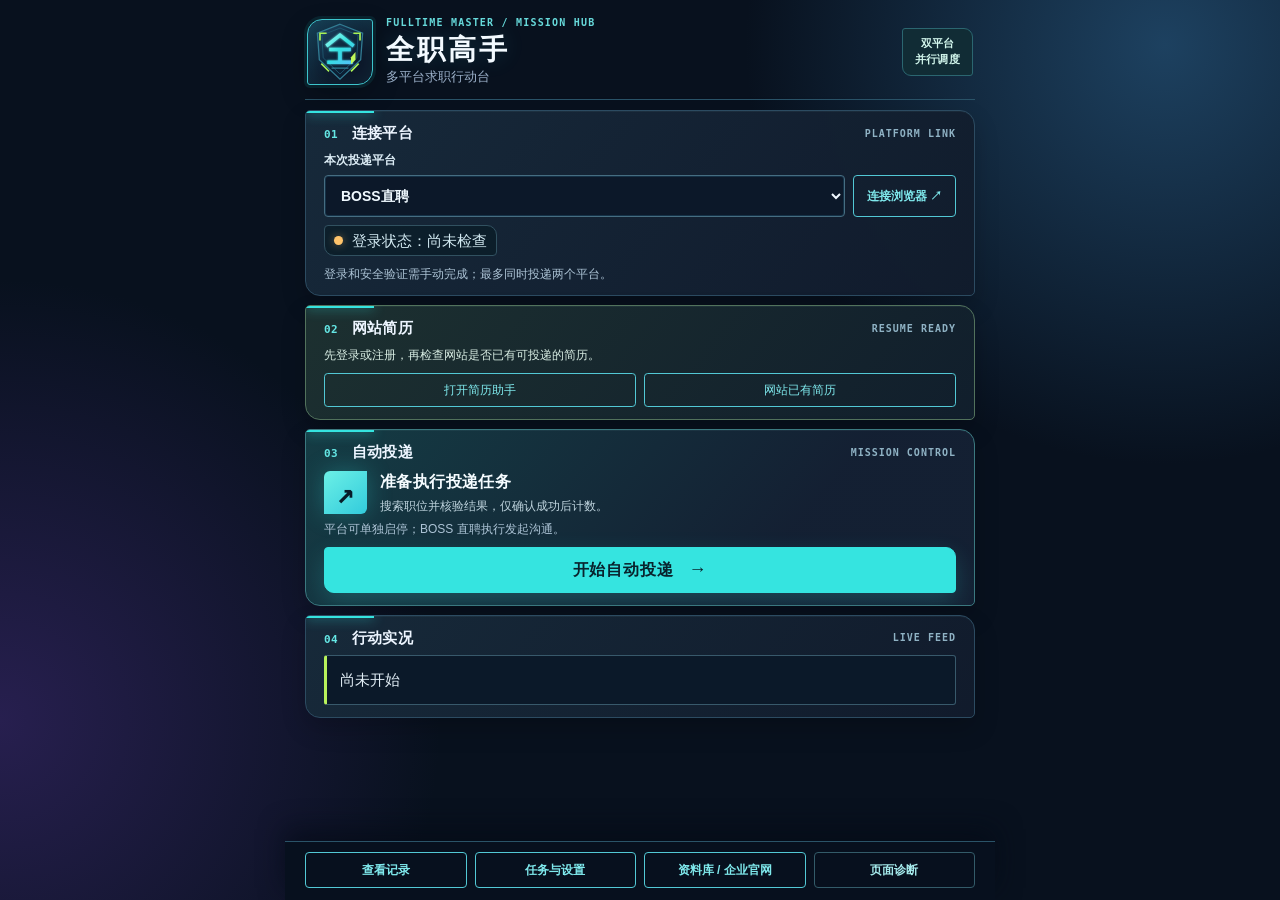
<file: gui/templates/index.html>
<!DOCTYPE html>
<html lang="zh-cn" class="h-100">
<head>
    <meta charset="UTF-8">
    <title>全职高手 · 自动投递指挥台</title>
    <link rel="stylesheet" href="static/css/bootstrap.min.css">
    <link rel="stylesheet" href="static/css/bootstrap-select.min.css">
    <link rel="stylesheet" href="static/css/app-icons.css">
    <link rel="stylesheet" href="static/css/style.css">
    <link rel="stylesheet" href="static/css/redesign.css">
</head>
<body class="main-window">

<main class="app-shell">
    <header class="app-hero">
        <div class="app-mark" aria-hidden="true"><img src="static/brand/fulltime-mark.svg" alt=""></div>
        <div class="hero-copy"><p class="eyebrow">FULLTIME MASTER / MISSION HUB</p><h1>全职高手</h1>
        <p>多平台求职行动台</p></div>
        <span class="hero-version">双平台<br>并行调度</span>
    </header>
    <section class="app-panel connection-panel">
        <div class="section-heading"><h2><span class="section-index">01</span> 连接平台</h2><span class="panel-kicker">PLATFORM LINK</span></div>
        <label class="field-label" for="selected-platform">本次投递平台</label>
        <div class="platform-row">
            <select class="selected-platform form-control" id="selected-platform">
                <option value="BOSS直聘" selected>BOSS直聘</option>
                <option value="智联招聘">智联招聘</option>
                <optgroup label="51Job 账号">
                    <option value="前程无忧">前程无忧</option>
                    <option value="应届生">应届生</option>
                </optgroup>
                <optgroup label="新增适配 · 需登录后校准">
                    <option value="猎聘">猎聘</option>
                    <option value="拉勾">拉勾</option>
                    <option value="牛客网">牛客网</option>
                    <option value="国聘网">国聘网 · 待登录校准</option>
                </optgroup>
            </select>
            <button type="button" class="btn btn-outline-primary" id="open-browser">连接浏览器 ↗</button>
        </div>
        <p class="status-line"><span class="status-led" aria-hidden="true"></span><span id="login-status">登录状态：尚未检查</span></p>
        <p class="connection-note">登录和安全验证需手动完成；最多同时投递两个平台。</p>
    </section>
    <section class="app-panel resume-panel" aria-labelledby="resume-heading">
        <div class="section-heading"><h2 id="resume-heading"><span class="section-index">02</span> 网站简历</h2><span class="panel-kicker">RESUME READY</span></div>
        <p class="resume-status" id="resume-status" role="status">先登录或注册，再检查网站是否已有可投递的简历。</p>
        <div class="resume-actions">
            <button type="button" class="btn btn-outline-primary" id="open-resume-setup">打开简历助手</button>
            <button type="button" class="btn btn-outline-primary" id="confirm-resume-ready">网站已有简历</button>
        </div>
    </section>
    <section class="app-panel mission-panel">
        <div class="section-heading"><h2><span class="section-index">03</span> 自动投递</h2><span class="panel-kicker">MISSION CONTROL</span></div>
        <div class="mission-copy"><span class="mission-icon" aria-hidden="true">↗</span><div><strong>准备执行投递任务</strong><small>搜索职位并核验结果，仅确认成功后计数。</small></div></div>
        <p class="mode-hint" id="mode-hint">平台可单独启停；BOSS 直聘执行发起沟通。</p>
        <button type="button" class="btn btn-primary w-100 main-action" id="start-apply">开始自动投递 <span aria-hidden="true">→</span></button>
    </section>
    <section class="app-panel run-panel">
        <div class="section-heading"><h2><span class="section-index">04</span> 行动实况</h2><span class="panel-kicker">LIVE FEED</span></div>
        <p class="task-show d-none">当前目标 / <b class="task-keyword">？</b> · <b class="task-city">？</b></p>
        <p class="status-show"><span class="task-msg">尚未开始</span></p>
    </section>
    <nav class="app-actions" aria-label="工作台操作">
        <button type="button" class="btn btn-outline-primary" onclick="window.pywebview.api.open_record_window()">查看记录</button>
        <button type="button" class="btn btn-outline-primary" onclick="window.pywebview.api.open_setting_window()">任务与设置</button>
        <button type="button" class="btn btn-outline-primary" onclick="window.pywebview.api.open_official_window()">资料库 / 企业官网</button>
        <button type="button" class="btn btn-link" id="export-page-diagnostics">页面诊断</button>
    </nav>
</main>
<div class="modal fade" id="tip-modal" tabindex="-1" aria-labelledby="tip-title" aria-hidden="true">
    <div class="modal-dialog modal-dialog-centered">
        <div class="modal-content">
            <div class="modal-header border-0">
                <h5 class="modal-title" id="tip-title"></h5>
                <button type="button" class="close" data-dismiss="modal" aria-label="Close">
                    <span aria-hidden="true">&times;</span>
                </button>
            </div>
            <div class="modal-body py-0"></div>
            <div class="modal-footer border-0">
                <button type="button" class="btn btn-primary btn-sm" data-dismiss="modal">确定</button>
            </div>
        </div>
    </div>
</div>
<script src="static/js/jquery.slim.min.js"></script>
<script src="static/js/popper.min.js"></script>
<script src="static/js/bootstrap.min.js"></script>
<script src="static/js/bootstrap-select.min.js"></script>
<script src="static/js/common.js"></script>
<script src="static/js/index.js"></script>
</body>
</html>
</file>
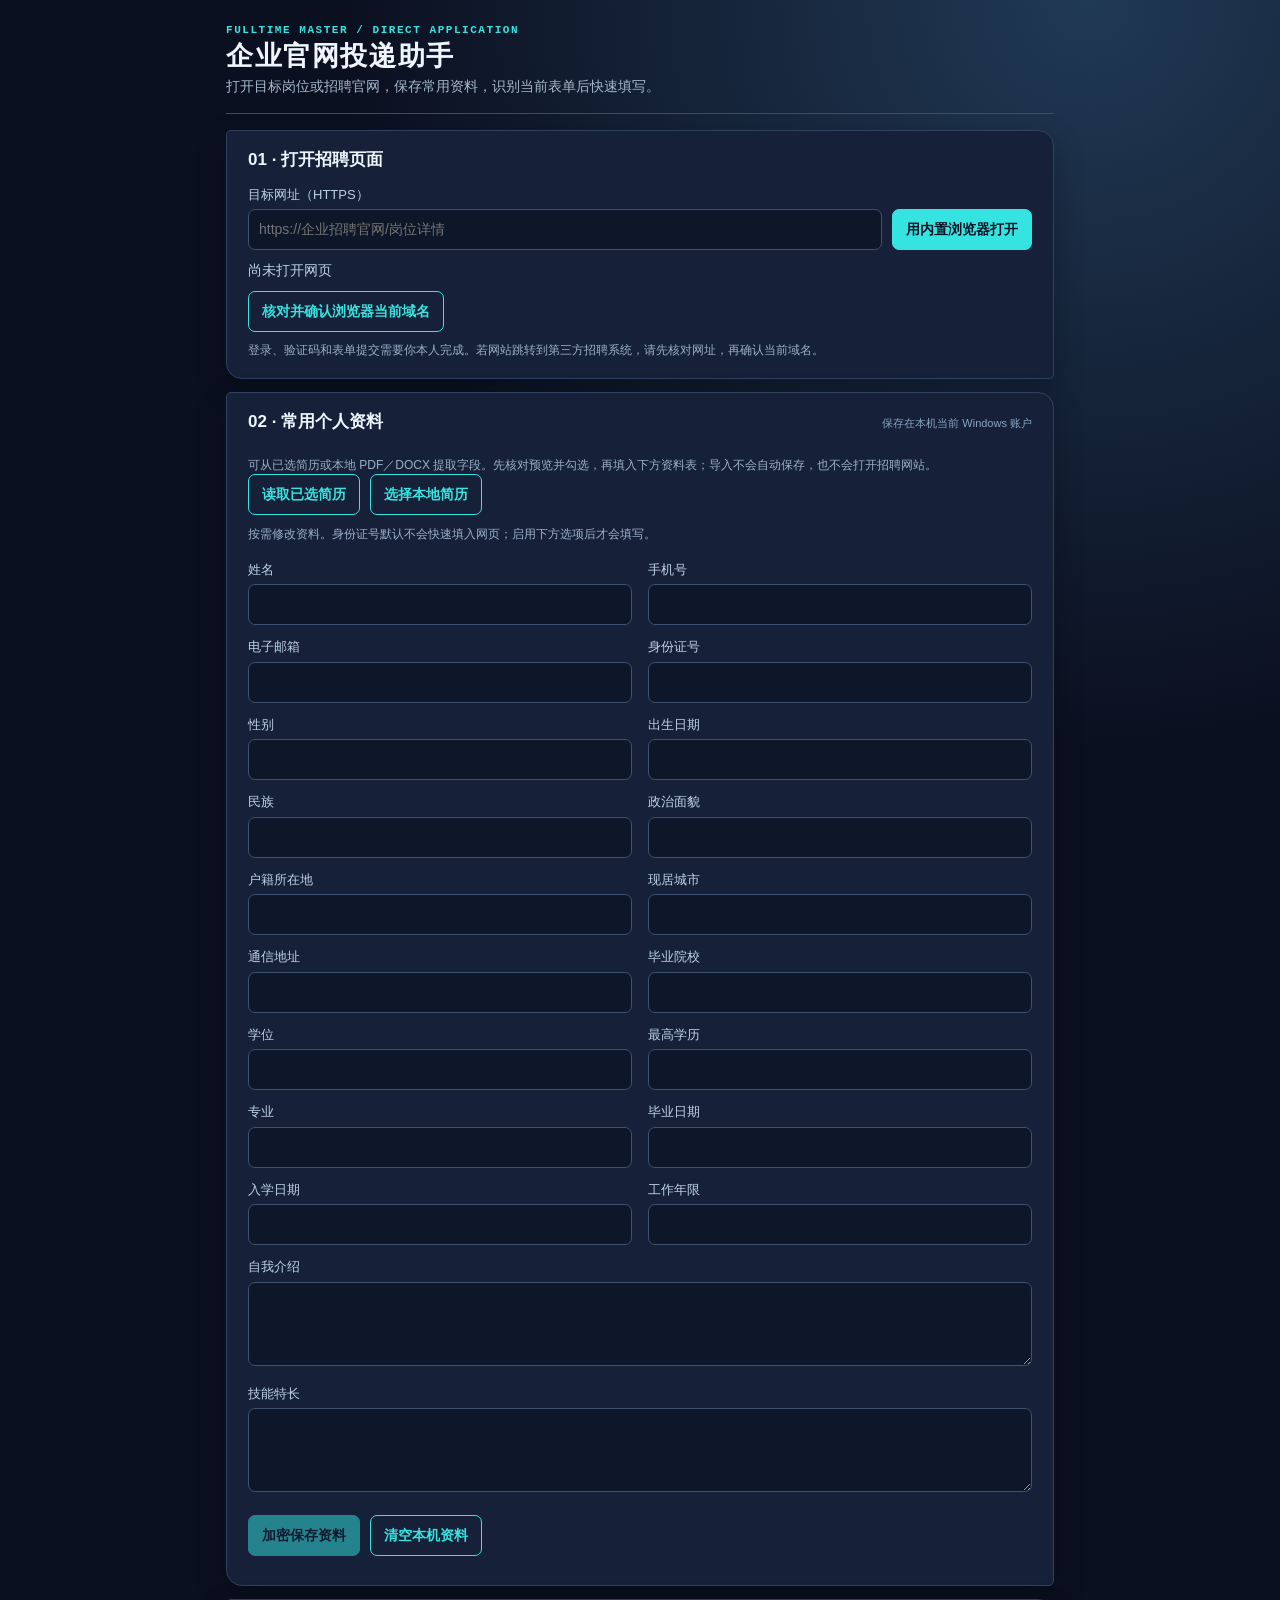
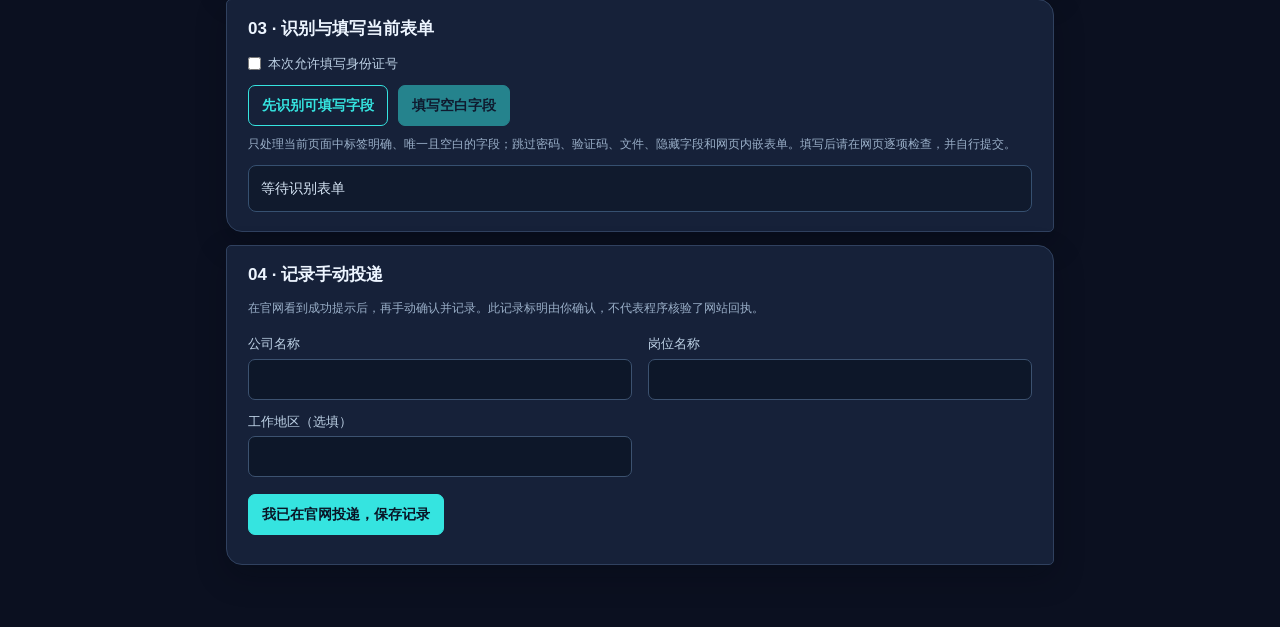
<file: gui/templates/official.html>
<!DOCTYPE html>
<html lang="zh-cn">
<head>
    <meta charset="UTF-8">
    <meta name="viewport" content="width=device-width,initial-scale=1">
    <title>全职高手 · 企业官网投递助手</title>
    <link rel="stylesheet" href="static/css/bootstrap.min.css">
    <link rel="stylesheet" href="static/css/redesign.css">
    <link rel="stylesheet" href="static/css/official.css">
</head>
<body class="official-window">
<main class="official-shell">
    <header class="official-header">
        <p class="official-kicker">FULLTIME MASTER / DIRECT APPLICATION</p>
        <h1>企业官网投递助手</h1>
        <p>打开目标岗位或招聘官网，保存常用资料，识别当前表单后快速填写。</p>
    </header>

    <section class="official-panel">
        <h2>01 · 打开招聘页面</h2>
        <label for="official-url">目标网址（HTTPS）</label>
        <div class="official-row">
            <input id="official-url" type="url" placeholder="https://企业招聘官网/岗位详情" autocomplete="url">
            <button id="open-site" type="button">用内置浏览器打开</button>
        </div>
        <p id="page-status" class="official-status">尚未打开网页</p>
        <button id="trust-current" class="official-secondary" type="button">核对并确认浏览器当前域名</button>
        <p class="official-help">登录、验证码和表单提交需要你本人完成。若网站跳转到第三方招聘系统，请先核对网址，再确认当前域名。</p>
    </section>

    <section class="official-panel">
        <div class="official-heading"><h2>02 · 常用个人资料</h2><span>保存在本机当前 Windows 账户</span></div>
        <p class="official-help">可从已选简历或本地 PDF／DOCX 提取字段。先核对预览并勾选，再填入下方资料表；导入不会自动保存，也不会打开招聘网站。</p>
        <div class="official-buttons">
            <button id="import-selected-resume" class="official-secondary" type="button">读取已选简历</button>
            <button id="import-file-resume" class="official-secondary" type="button">选择本地简历</button>
        </div>
        <p id="resume-import-status" class="official-status" role="status"></p>
        <div id="resume-preview" class="official-result" hidden>
            <div id="resume-candidates" class="official-candidates"></div>
            <button id="apply-resume-candidates" type="button">将勾选字段填入资料表</button>
        </div>
        <p class="official-help">按需修改资料。身份证号默认不会快速填入网页；启用下方选项后才会填写。</p>
        <form id="profile-form" autocomplete="off"><div id="profile-fields" class="official-grid"></div></form>
        <div class="official-buttons">
            <button id="save-profile" type="button">加密保存资料</button>
            <button id="clear-profile" class="official-secondary" type="button">清空本机资料</button>
        </div>
        <p id="save-status" class="official-status" role="status"></p>
    </section>

    <section class="official-panel">
        <h2>03 · 识别与填写当前表单</h2>
        <label class="official-toggle"><input id="include-id" type="checkbox"> 本次允许填写身份证号</label>
        <div class="official-buttons">
            <button id="inspect-form" class="official-secondary" type="button">先识别可填写字段</button>
            <button id="fill-form" type="button">填写空白字段</button>
        </div>
        <p class="official-help">只处理当前页面中标签明确、唯一且空白的字段；跳过密码、验证码、文件、隐藏字段和网页内嵌表单。填写后请在网页逐项检查，并自行提交。</p>
        <div id="fill-result" class="official-result" role="status">等待识别表单</div>
    </section>
    <section class="official-panel">
        <h2>04 · 记录手动投递</h2>
        <p class="official-help">在官网看到成功提示后，再手动确认并记录。此记录标明由你确认，不代表程序核验了网站回执。</p>
        <div class="official-grid">
            <div><label for="record-company">公司名称</label><input id="record-company" type="text"></div>
            <div><label for="record-title">岗位名称</label><input id="record-title" type="text"></div>
            <div><label for="record-area">工作地区（选填）</label><input id="record-area" type="text"></div>
        </div>
        <button id="record-application" type="button">我已在官网投递，保存记录</button>
        <p id="record-status" class="official-status" role="status"></p>
    </section>
</main>
<script src="static/js/official.js"></script>
</body>
</html>
</file>
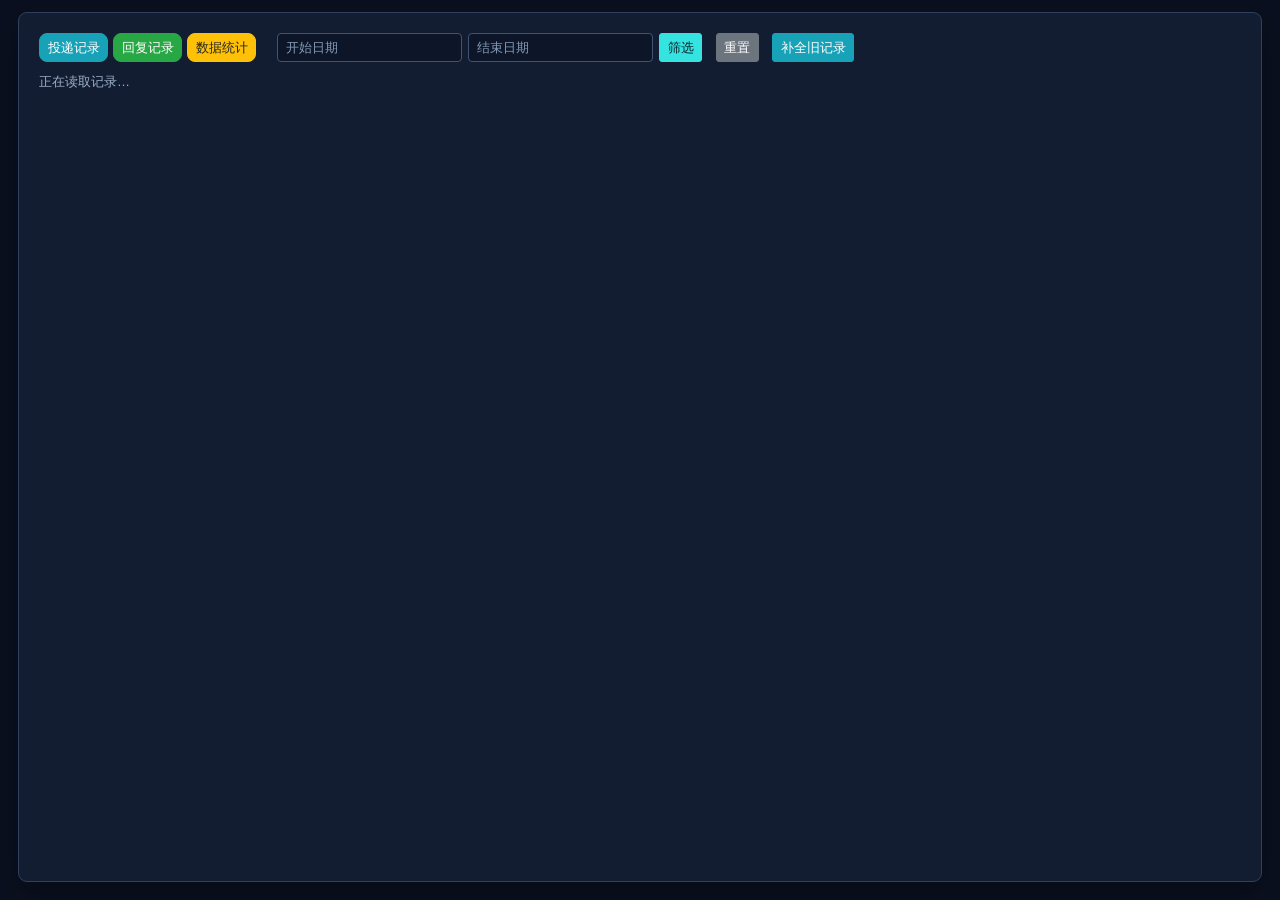
<file: gui/templates/record.html>
<!DOCTYPE html>
<html lang="zh.cn">
<head>
    <meta charset="UTF-8">
    <title>投递记录</title>
    <link rel="stylesheet" href="static/css/bootstrap.min.css">
    <link rel="stylesheet" href="static/css/bootstrap-datepicker3.min.css">
    <link rel="stylesheet" href="static/css/bootstrap-table.min.css">
    <link rel="stylesheet" href="static/icon/bootstrap-icons.min.css">
    <link rel="stylesheet" href="static/css/style.css">
    <link rel="stylesheet" href="static/css/app-icons.css">
    <link rel="stylesheet" href="static/css/redesign.css">
</head>
<body class="record-window">
<div class="d-flex flex-column h-100">
    <div class="header pywebview-drag-region">
        <div class="topbar d-none justify-content-between">
            <span>投递记录</span>
            <span class="icon-close" onclick="pywebview.api.close_current_window()"></span>
        </div>
    </div>
    <div class="body flex-grow-1 bg-white rounded-lg">
        <form class="form-inline">
            <div class="nav flex-column nav-pills d-inline" role="tablist">
                <a type="button" class="btn btn-info btn-sm" id="apply" data-toggle="pill" href="#apply-record">投递记录</a>
                <a type="button" class="btn btn-success btn-sm ml-2" id="chat" data-toggle="pill" href="#chat-record">回复记录</a>
                <a type="button" class="btn btn-warning btn-sm ml-2" id="dashboard" data-toggle="pill" href="#dashboard-record">数据统计</a>
            </div>
            <div class="form-group2 ml-2">
                <label for="start-date" class="sr-only">开始日期</label>
                <input type="text" class="form-control form-control-sm datepicker" id="start-date" placeholder="开始日期" readonly>
            </div>
            <div class="form-group mx-2">
                <label for="end-date" class="sr-only">结束日期</label>
                <input type="text" class="form-control form-control-sm datepicker" id="end-date" placeholder="结束日期" readonly>
            </div>
            <button type="button" class="btn btn-primary btn-sm" id="date-filter">筛选</button>
            <button type="button" class="btn btn-secondary btn-sm ml-2" id="reset" data-toggle="tooltip" data-placement="bottom" title="重置日期筛选">重置</button>
            <button type="button" class="btn btn-info btn-sm ml-2" id="backfill-records">补全旧记录</button>
            <span class="ml-2 small" id="backfill-status"></span>
        </form>
        <p id="record-summary" role="status">正在读取记录…</p>
        <div class="tab-content" id="pills-tabContent">
          <div class="tab-pane fade show active" id="apply-record" role="tabpanel">
              <table id="record-table" data-show-export="true"></table>
          </div>
          <div class="tab-pane fade" id="chat-record" role="tabpanel">
              <table id="chat-table" data-show-export="true"></table>
          </div>
          <div class="tab-pane fade" id="dashboard-record" role="tabpanel">
              <div class="container-fluid mt-5">
                  <div class="row">
                      <div class="col-md-4 mb-2 text-center">
                          <h6 class="text-center">7日投递数量趋势</h6>
                          <canvas id="dailyTrendChart" height="200"></canvas>
                      </div>
                      <div class="col-md-4 mb-2 text-center">
                          <h6 class="text-center">今日投递平台占比</h6>
                          <canvas id="platformPieChart" height="200"></canvas>
                      </div>
                      <div class="col-md-4 mb-2 text-center">
                          <h6 class="text-center">今日投递匹配度占比</h6>
                          <canvas id="matchDegreePieChart" height="200"></canvas>
                      </div>
                  </div>
              </div>
          </div>
        </div>
<!--        <div>-->
<!--            <table id="record-table" data-show-export="true"></table>-->
<!--        </div>-->
    </div>
</div>
<div class="modal fade" id="tip-modal" tabindex="-1" aria-labelledby="tip-title" aria-hidden="true">
    <div class="modal-dialog modal-dialog-centered">
        <div class="modal-content">
            <div class="modal-header border-0">
                <h5 class="modal-title" id="tip-title"></h5>
                <button type="button" class="close" data-dismiss="modal" aria-label="Close">
                    <span aria-hidden="true">&times;</span>
                </button>
            </div>
            <div class="modal-body py-0"></div>
            <div class="modal-footer border-0">
                <button type="button" class="btn btn-primary btn-sm" data-dismiss="modal">确定</button>
            </div>
        </div>
    </div>
</div>
<script src="static/js/jquery.slim.min.js"></script>
<script src="static/js/tableExport.min.js"></script>
<script src="static/js/popper.min.js"></script>
<script src="static/js/bootstrap.min.js"></script>
<script src="static/js/bootstrap-datepicker.min.js"></script>
<script src="static/js/bootstrap-datepicker.zh-CN.min.js"></script>
<script src="static/js/bootstrap-table.min.js"></script>
<script src="static/js/bootstrap-table-locale-all.min.js"></script>
<script src="static/js/bootstrap-table-filter-control.min.js"></script>
<script src="static/js/bootstrap-table-export.min.js"></script>
<script src="static/js/chart.umd.min.js"></script>
<script src="static/js/common.js"></script>
<script src="static/js/record_metrics.js"></script>
<script src="static/js/record.js"></script>
</body>
</html>
</file>
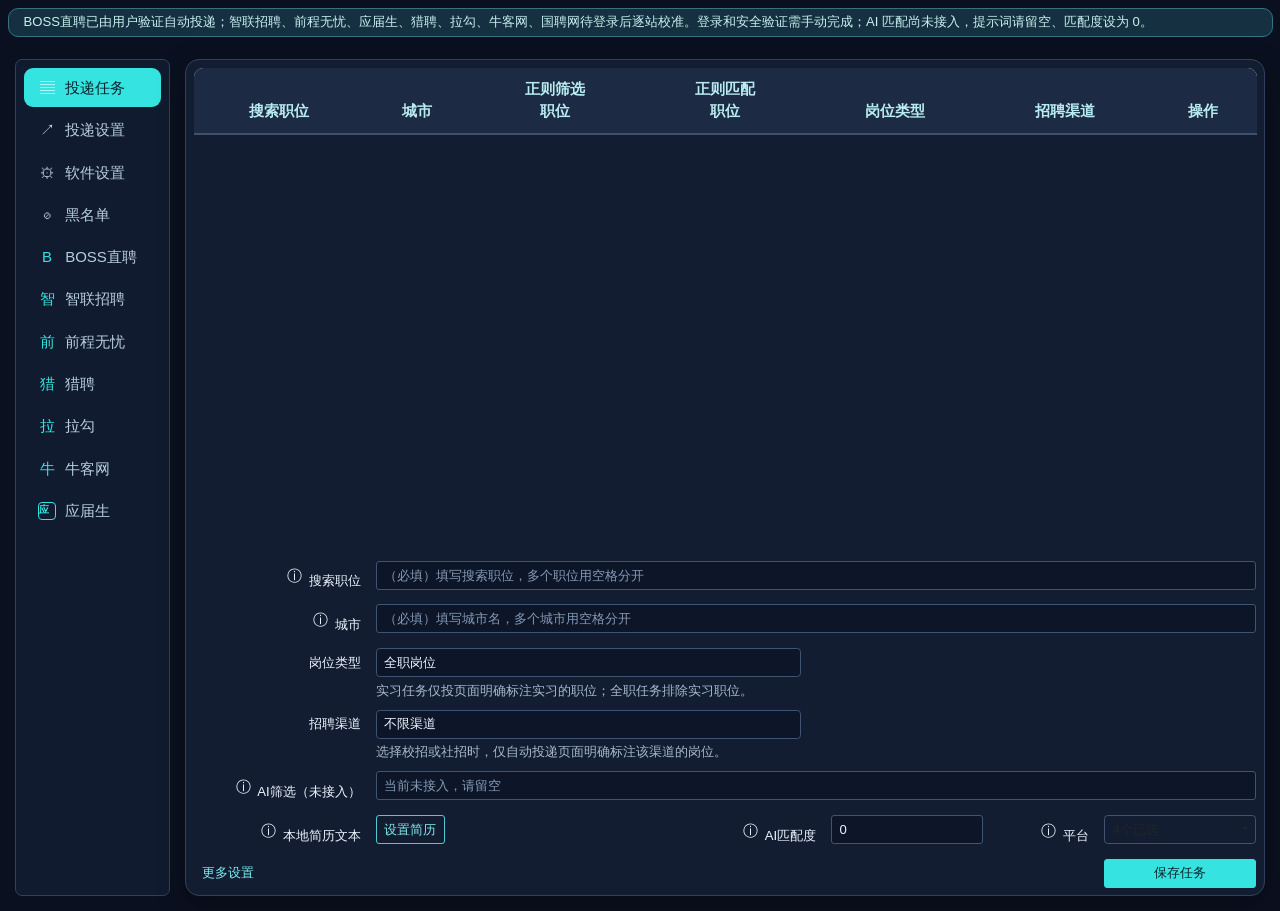
<file: gui/templates/setting.html>
<!DOCTYPE html>
<html lang="zh-cn">
<head>
    <meta charset="UTF-8">
    <title>设置</title>
    <link rel="stylesheet" href="static/css/bootstrap.min.css">
    <link rel="stylesheet" href="static/css/bootstrap-datepicker3.min.css">
    <link rel="stylesheet" href="static/css/bootstrap-select.min.css">
    <link rel="stylesheet" href="static/css/bootstrap-table.min.css">
    <link rel="stylesheet" href="static/css/style.css">
    <link rel="stylesheet" href="static/css/app-icons.css">
    <link rel="stylesheet" href="static/css/redesign.css">
</head>
<body class="setting-window">
<div class="d-flex flex-column h-100">
    <div class="header pywebview-drag-region">
        <div class="topbar col-12 py-3 d-none justify-content-between">
            <strong class="settings-brand">全职高手 <small>// CONTROL ROOM</small></strong>
            <div class="d-none">
                <span class="icon-close" onclick="pywebview.api.close_current_window()"></span>
            </div>
        </div>
    </div>
    <div class="alert alert-info py-1 px-3 m-2 small" role="status">
        BOSS直聘已由用户验证自动投递；智联招聘、前程无忧、应届生、猎聘、拉勾、牛客网、国聘网待登录后逐站校准。登录和安全验证需手动完成；AI 匹配尚未接入，提示词请留空、匹配度设为 0。
    </div>
    <div class="body flex-grow-1 p-3 d-flex h-100">
        <div class="custom-tabs">
            <div class="nav flex-column nav-pills" id="v-pills-tab" role="tablist">
                <a class="nav-link fade show active" data-toggle="pill" href="#tasks-setting" role="tab">
                    <span class="icon-tasks"></span>
                    <span>投递任务</span>
                </a>
                <a class="nav-link fade show" data-toggle="pill" href="#apply-setting" role="tab">
                    <span class="icon-apply"></span>
                    <span>投递设置</span>
                </a>
                <a class="nav-link fade show" data-toggle="pill" href="#software-setting" role="tab">
                    <span class="icon-setting"></span>
                    <span>软件设置</span>
                </a>
                <a class="nav-link fade show" data-toggle="pill" href="#blocklist-setting" role="tab">
                    <span class="icon-blocklist"></span>
                    <span>黑名单</span>
                </a>
                <a class="nav-link fade show" data-toggle="pill" href="#boss-setting" role="tab">
                    <span class="icon-logo-boss"></span>
                    <span>BOSS直聘</span>
                </a>
                <a class="nav-link fade show" data-toggle="pill" href="#zhilian-setting" role="tab">
                    <span class="icon-logo-zhilian"></span>
                    <span>智联招聘</span>
                </a>
                <a class="nav-link fade show" data-toggle="pill" href="#qiancheng-setting" role="tab">
                    <span class="icon-logo-qiancheng"></span>
                    <span>前程无忧</span>
                </a>
                <a class="nav-link fade show" data-toggle="pill" href="#liepin-setting" role="tab">
                    <span class="icon-logo-liepin"></span>
                    <span>猎聘</span>
                </a>
                <a class="nav-link fade show" data-toggle="pill" href="#lagou-setting" role="tab">
                    <span class="icon-logo-lagou"></span>
                    <span>拉勾</span>
                </a>
                <a class="nav-link fade show" data-toggle="pill" href="#niuke-setting" role="tab">
                    <span class="icon-logo-niuke"></span>
                    <span>牛客网</span>
                </a>
                <a class="nav-link fade show" data-toggle="pill" href="#yjs-setting" role="tab">
                    <span class="platform-mark">应</span>
                    <span>应届生</span>
                </a>
                <a class="nav-link fade show" data-toggle="pill" href="#guopin-setting" role="tab">
                    <span class="icon-logo-guopin"></span>
                    <span>国聘网</span>
                </a>
                <a class="nav-link fade show" data-toggle="pill" href="#jobmdcn-setting" role="tab">
                    <span class="platform-mark">丁</span>
                    <span>丁香人才网</span>
                </a>
                <a class="nav-link fade show" data-toggle="pill" href="#jobonline-setting" role="tab">
                    <span class="platform-mark">就</span>
                    <span>就业在线</span>
                </a>
                <a class="nav-link fade show" data-toggle="pill" href="#gdzhzp-setting" role="tab">
                    <span class="icon-logo-gdzhzp"></span>
                    <span>广东智慧招聘</span>
                </a>
                <a class="nav-link fade show" data-toggle="pill" href="#offertoday-setting" role="tab">
                    <span class="platform-mark">OT</span>
                    <span>OfferToday</span>
                </a>
                <a class="nav-link fade show" data-toggle="pill" href="#jobsdbhk-setting" role="tab">
                    <span class="platform-mark">HK</span>
                    <span>Jobsdb HK</span>
                </a>
            </div>
        </div>
        <div class="tab-content flex-grow-1 ml-3 p-2 rounded-lg h-100" id="v-pills-tabContent">
            <div class="tab-pane fade show active h-100" id="tasks-setting" role="tabpanel">
                <div class="d-flex flex-column h-100">
                    <div class="flex-grow-1 table-wapper">
                        <table class="table-tasks table table-sm table-hover table-style text-center">
                            <thead>
                            <tr>
                                <th scope="col">搜索职位</th>
                                <th scope="col">城市</th>
                                <th scope="col">AI筛选<br>职位</th>
                                <th scope="col">AI匹配<br>职位</th>
                                <th scope="col">正则筛选<br>职位</th>
                                <th scope="col">正则匹配<br>职位</th>
                                <th scope="col">AI匹配<br>简历</th>
                                <th scope="col">匹配度</th>
                                <th scope="col">岗位类型</th>
                                <th scope="col">招聘渠道</th>
                                <th scope="col">操作</th>
                            </tr>
                            </thead>
                            <tbody>
                            </tbody>
                        </table>
                    </div>
                    <div>
                        <form class="pt-2">
                            <input type="hidden" id="task-id">
                            <div class="form-group row">
                                <label for="keyword"
                                       class="col-sm-2 col-form-label col-form-label-sm text-right">
                                    <span class="icon-tip" data-toggle="tooltip" data-html="true"
                                          title="在平台搜索的职位名称，填写多个职位将依次搜索（如需<span class='text-warning'>在搜索词中使用空格</span>将空格替换为下划线“_”）"></span>
                                    搜索职位
                                </label>
                                <div class="col-sm-10">
                                    <input type="text" class="form-control form-control-sm" id="keyword"
                                           placeholder="（必填）填写搜索职位，多个职位用空格分开">
                                </div>
                            </div>
                            <div class="form-group row">
                                <label for="city"
                                       class="col-sm-2 col-form-label col-form-label-sm text-right">
                                    <span class="icon-tip" data-toggle="tooltip" data-html="true"
                                          title="请输入目标城市。各平台的城市范围以登录后的搜索页面为准。"></span>
                                    城市
                                </label>
                                <div class="col-sm-10">
                                    <input type="text" class="form-control form-control-sm" id="city"
                                           placeholder="（必填）填写城市名，多个城市用空格分开">
                                </div>
                            </div>
                            <div class="form-group row">
                                <label for="employment-type" class="col-sm-2 col-form-label col-form-label-sm text-right">岗位类型</label>
                                <div class="col-sm-5">
                                    <select class="custom-select custom-select-sm" id="employment-type">
                                        <option value="full_time" selected>全职岗位</option>
                                        <option value="internship">实习岗位</option>
                                    </select>
                                    <small class="form-text text-muted">实习任务仅投页面明确标注实习的职位；全职任务排除实习职位。</small>
                                </div>
                            </div>
                            <div class="form-group row">
                                <label for="recruitment-track" class="col-sm-2 col-form-label col-form-label-sm text-right">招聘渠道</label>
                                <div class="col-sm-5">
                                    <select class="custom-select custom-select-sm" id="recruitment-track">
                                        <option value="all" selected>不限渠道</option>
                                        <option value="campus">仅校招</option>
                                        <option value="social">仅社招</option>
                                    </select>
                                    <small class="form-text text-muted">选择校招或社招时，仅自动投递页面明确标注该渠道的岗位。</small>
                                </div>
                            </div>
                            <div class="form-group row">
                                <label for="search-prompt"
                                       class="col-sm-2 col-form-label col-form-label-sm text-right">
                                    <span class="icon-tip" data-toggle="tooltip" data-html="true"
                                          title="在<span class='text-warning'>职位列表页</span>使用提示词对<span class='text-warning'>职位信息</span>进行筛选（默认开启，如需关闭填写“关闭”）"></span>
                                    AI筛选（未接入）</label>
                                <div class="col-sm-10">
                                    <input type="text" class="form-control form-control-sm" id="search-prompt"
                                           placeholder="当前未接入，请留空">
                                </div>
                            </div>
                            <div class="form-group row task-more" style="display: none">
                                <label for="job-prompt"
                                       class="col-sm-2 col-form-label col-form-label-sm text-right">

                                    <span class="icon-tip" data-toggle="tooltip" data-html="true"
                                          title="在<span class='text-warning'>职位详情页</span>使用提示词对<span class='text-warning'>职位描述</span>进行匹配</span>（填写将启用该功能）"></span>
                                    AI匹配（未接入）
                                </label>
                                <div class="col-sm-10">
                                    <input type="text" class="form-control form-control-sm" id="job-prompt"
                                           placeholder="当前未接入，请留空">
                                </div>
                            </div>
                            <div class="form-group row task-more" style="display: none">
                                <label for="search-re"
                                       class="col-sm-2 col-form-label col-form-label-sm text-right">

                                    <span class="icon-tip" data-toggle="tooltip" data-html="true"
                                          title="在<span class='text-warning'>职位列表页</span>使用正则表达式对<span class='text-warning'>职位名称</span>进行筛选（填写将启用该功能）"></span>
                                    正则筛选职位
                                </label>
                                <div class="col-sm-10">
                                    <input type="text" class="form-control form-control-sm bg-white" id="search-re"
                                           placeholder="（选填）筛选职位列表名称的正则表达式" data-toggle="modal"
                                           data-target="#regex-modal" data-whatever="search_re" readonly>
                                </div>
                            </div>
                            <div class="form-group row task-more" style="display: none">
                                <label for="job-re"
                                       class="col-sm-2 col-form-label col-form-label-sm text-right">

                                    <span class="icon-tip" data-toggle="tooltip" data-html="true"
                                          title="在<span class='text-warning'>职位详情页</span>使用正则表达式对<span class='text-warning'>职位描述</span>进行匹配（填写将启用该功能）"></span>
                                    正则匹配职位
                                </label>
                                <div class="col-sm-10">
                                    <input type="text" class="form-control form-control-sm bg-white" id="job-re"
                                           placeholder="（选填）匹配职位描述的正则表达式" data-toggle="modal"
                                           data-target="#regex-modal" data-whatever="job_re" readonly>
                                </div>
                            </div>
                            <div class="form-group row">
                                <label
                                        class="col-sm-2 col-form-label col-form-label-sm text-right">
                                    <span class="icon-tip" data-toggle="tooltip" data-html="true"
                                          title="用简历与职位描述进行匹配。简历只作为匹配使用，不用于投递（填写将启用该功能）"></span>
                                    本地简历文本
                                </label>
                                <div class="col-sm-3 pr-0">
                                    <button type="button" class="btn btn-outline-primary btn-sm" id="resume"
                                            data-toggle="modal" data-target="#resume-modal" data-whatever="task">设置简历
                                    </button>
                                    <small class="text-muted ml-2" id="resume-tip"></small>
                                    <input type="hidden" id="resume-path" class="d-none">
                                </div>
                                <label for="match-degree"
                                       class="col-sm-2 col-form-label col-form-label-sm text-right">
                                    <span class="icon-tip" data-toggle="tooltip" data-html="true"
                                          title="<span class='text-warning'>开启匹配简历后</span>达到设置的匹配度时投递简历"></span>
                                    AI匹配度
                                </label>
                                <div class="col-sm-2">
                                    <input type="number" class="form-control form-control-sm" id="match-degree" min="0"
                                           max="95" value="0" placeholder="未接入，请填 0">
                                </div>
                                <label for="platform"
                                       class="col-sm-1 col-form-label col-form-label-sm text-right">
                                    <span class="icon-tip" data-toggle="tooltip" data-html="true"
                                          title="当前投递任务在<span class='text-warning'>投递所选平台时启用</span>"></span>
                                    平台
                                </label>
                                <div class="col-sm-2">
                                    <select class="custom-select custom-select-sm w-100 selectpicker" id="platform"
                                            data-style="btn-sm" title="未选择" multiple
                                            data-selected-text-format="count">
                                        <option value="BOSS直聘" selected>BOSS直聘</option>
                                        <option value="智联招聘" selected>智联招聘</option>
                                        <option value="前程无忧" selected>前程无忧</option>
                                        <option value="应届生" selected>应届生</option>
                                        <option value="猎聘">猎聘（待校准）</option>
                                        <option value="拉勾">拉勾（待校准）</option>
                                        <option value="牛客网">牛客网（待校准）</option>
                                        <option value="国聘网">国聘网（待校准）</option>
                                    </select>
                                </div>
                            </div>
                            <div class="row">
                                <div class="col-8">
                                    <button type="button" class="btn btn-link btn-sm" id="task-more-btn">
                                        更多设置
                                    </button>
                                </div>
                                <div class="col-2">
                                    <button type="button" class="btn btn-outline-primary btn-sm w-100 d-none"
                                            id="alter-task">
                                        修改任务
                                    </button>
                                </div>
                                <div class="col-2">
                                    <button type="button" class="btn btn-primary btn-sm w-100" id="save-task">保存任务
                                    </button>
                                </div>
                            </div>
                        </form>
                    </div>
                </div>
            </div>
            <div class="tab-pane fade" id="apply-setting" role="tabpanel">
                <form>
                    <div class="form-group row">
                        <label for="exclude-sales-roles" class="col-sm-2 col-form-label col-form-label-sm text-right">屏蔽销售岗位</label>
                        <div class="col-sm-10">
                            <div class="custom-control custom-checkbox mr-sm-2 d-inline">
                                <input type="checkbox" class="custom-control-input" id="exclude-sales-roles">
                                <label class="custom-control-label" for="exclude-sales-roles">开启后根据岗位名称和职责判断；不确定的岗位暂停自动沟通</label>
                            </div>
                        </div>
                    </div>
                    <div class="form-group row">
                        <label for="pick-platform-resume" class="col-sm-2 col-form-label col-form-label-sm text-right">附件简历</label>
                        <div class="col-sm-10">
                            <button type="button" class="btn btn-outline-primary btn-sm" id="pick-platform-resume">选择 PDF/DOCX</button>
                            <select id="resume-platform" class="form-control form-control-sm d-inline-block ml-2" style="width: 126px">
                                <option value="BOSS直聘">BOSS直聘</option>
                                <option value="智联招聘">智联招聘</option>
                                <option value="前程无忧">前程无忧</option>
                                <option value="应届生">应届生</option>
                                <option value="猎聘">猎聘</option>
                                <option value="拉勾">拉勾</option>
                                <option value="牛客网">牛客网</option>
                                <option value="国聘网">国聘网</option>
                            </select>
                            <button type="button" class="btn btn-outline-primary btn-sm ml-2" id="upload-platform-resume">上传到当前网站</button>
                            <small class="text-muted ml-2" id="platform-resume-path">未选择文件</small>
                            <small class="form-text text-muted">先在内置浏览器手动登录所选网站，再打开该网站的简历管理页；网站显示成功才算上传完成。</small>
                        </div>
                    </div>
                    <div class="form-group row">
                        <label for="inspect-platform-resume" class="col-sm-2 col-form-label col-form-label-sm text-right">在线简历</label>
                        <div class="col-sm-10">
                            <button type="button" class="btn btn-outline-primary btn-sm" id="open-profile-vault">编辑本机资料库</button>
                            <button type="button" class="btn btn-outline-primary btn-sm ml-2" id="inspect-platform-resume">识别网站空白字段</button>
                            <button type="button" class="btn btn-outline-primary btn-sm ml-2" id="fill-platform-resume" disabled>填写已识别字段</button>
                            <small class="form-text text-muted" id="platform-resume-fill-status">先在内置浏览器登录并打开网站的在线简历编辑页；本机资料先预览、再按按钮填写，不自动保存或提交。身份证号不会填写。</small>
                        </div>
                    </div>
                    <div class="form-group row">
                        <label for="intelligent-perception"
                               class="col-sm-2 col-form-label col-form-label-sm text-right">
                                    <span class="icon-tip" data-toggle="tooltip" data-html="true"
                                          title="自动跳过投递完的职位"></span>
                            智能感知
                        </label>
                        <div class="col-sm-5">
                            <select class="custom-select custom-select-sm selectpicker w-100" title="关闭"
                                    id="intelligent-perception"
                                    data-style="btn-sm">
                                <option value="on" selected>开启</option>
                                <option value="off">关闭</option>
                            </select>
                        </div>
                    </div>
                    <div class="form-group row">
                        <label for="company-filter"
                               class="col-sm-2 col-form-label col-form-label-sm text-right">
                            <span class="icon-tip" data-toggle="tooltip" data-html="true"
                                          title="排除投递过的公司"></span>
                            过滤已投公司
                        </label>
                        <div class="col-sm-5">
                            <select class="custom-select custom-select-sm selectpicker w-100" title="不过滤"
                                    id="company-filter"
                                    data-style="btn-sm">
                                <option value="不过滤" selected>不过滤</option>
                                <option value="过滤10天内同一平台投递过的公司">过滤10天内同一平台投递过的公司</option>
                                <option value="过滤10天内不同平台投递过的公司">过滤10天内不同平台投递过的公司</option>
                            </select>
                        </div>
                    </div>
                    <div class="form-group row">
                        <label for="off-site-filter"
                               class="col-sm-2 col-form-label col-form-label-sm text-right">
                            <span class="icon-tip" data-toggle="tooltip" data-html="true"
                                          title="部分平台搜索结果包含异地职位默认将进行过滤，也可在平台关闭异地职位显示"></span>
                            过滤异地职位
                        </label>
                        <div class="col-sm-5">
                            <select class="custom-select custom-select-sm selectpicker w-100" title="过滤"
                                    id="off-site-filter"
                                    data-style="btn-sm">
                                <option value="过滤" selected>过滤</option>
                                <option value="不过滤">不过滤</option>
                            </select>
                        </div>
                    </div>
                    <div class="form-group row">
                        <label for="pages" class="col-sm-2 col-form-label col-form-label-sm text-right">
                            <span class="icon-tip" data-toggle="tooltip" data-html="true"
                                          title="每次搜索的最大搜索页数，默认无限制"></span>
                            搜索页数
                        </label>
                        <div class="col-sm-5">
                            <input type="number" class="form-control form-control-sm" min="1" max="9999"
                                   id="pages" placeholder="不限">
                        </div>
                    </div>
                    <div class="form-group row">
                        <label for="chat-resume"
                               class="col-sm-2 col-form-label col-form-label-sm text-right">
                            <span class="icon-tip" data-toggle="tooltip" data-html="true"
                                          title="AI自动回复所使用的简历，AI将根据个人简历内容回复招聘者"></span>
                            AI回复简历
                        </label>
                        <div class="col-sm-9">
                            <button type="button" class="btn btn-outline-primary btn-sm" id="chat-resume"
                                    data-toggle="modal" data-target="#resume-modal" data-whatever="chat">设置简历
                            </button>
                        </div>
                    </div>
                    <div class="form-group row">
                        <label for="chat-prompt"
                               class="col-sm-2 col-form-label col-form-label-sm text-right">
                            <span class="icon-tip" data-toggle="tooltip" data-html="true"
                                          title="设置回复招聘者时对回复内容有额外要求的提示词"></span>
                            AI回复要求
                        </label>
                        <div class="col-sm-9">
                            <input type="text" class="form-control form-control-sm flex-grow-1" id="chat-prompt"
                                   placeholder="（选填）填写生成字数、语气、格式等要求的提示词">
                        </div>
                    </div>
                </form>
            </div>
            <div class="tab-pane fade h-100" id="software-setting" role="tabpanel">

                <form>
                    <div class="form-group row">
                        <label
                               class="col-sm-2 col-form-label col-form-label-sm text-right">
                            <span class="icon-tip" data-toggle="tooltip" data-html="true"
                                          title="登录与职位筛选共用程序内的 WebView2 浏览器"></span>
                            浏览器
                        </label>
                        <div class="col-sm-8">
                            <div class="form-control-plaintext small">内置浏览器（Microsoft Edge WebView2）；请在主窗口打开并自行登录</div>
                        </div>
                    </div>
                    <div class="form-group row bit-browser-setting d-none">
                        <label for="bit-port"
                               class="col-sm-2 col-form-label col-form-label-sm text-right">
                            <span class="icon-tip" data-toggle="tooltip" data-html="true"
                                          title="使用比特浏览器的额外设置，在比特浏览器创建浏览器窗口，将比特浏览器所使用的端口和创建的浏览器窗口ID填入此处"></span>
                            比特浏览器
                        </label>
                        <div class="col-sm-4">
                            <input type="text" class="form-control form-control-sm text-center" placeholder="端口"
                                   id="bit-port">
                        </div>
                        <div class="col-sm-4">
                            <input type="text" class="form-control form-control-sm text-center" placeholder="窗口ID"
                                   id="bit-window-id">
                        </div>
                    </div>
                    <div class="form-group row d-none">
                        <label for="chromium-path" class="col-sm-2 col-form-label col-form-label-sm text-right">
                            <span class="icon-tip" data-toggle="tooltip" data-html="true"
                                          title="使用Chromium内核浏览器的额外设置，选择所使用浏览器的程序文件"></span>
                            Chromium浏览器
                        </label>
                        <div class="col-sm-8">
                            <button type="button" class="btn btn-outline-primary btn-sm px-0 w-100" id="chromium-path">
                                选择浏览器程序
                            </button>
                        </div>
                        <!--                        <div class="col-sm-5 pr-0">-->
                        <!--                            <small class="text-muted hide-text" id="chromium-path-text"></small>-->
                        <!--                        </div>-->
                    </div>
                    <div class="form-group row d-none">
                        <label for="off-site-filter"
                               class="col-sm-2 col-form-label col-form-label-sm text-right">
                            <span class="icon-tip" data-toggle="tooltip" data-html="true"
                                          title="开启后浏览器将不会显示图片，平台有图片人机验证时将无法显示"></span>
                            禁止加载图片
                        </label>
                        <div class="col-sm-8">
                            <select class="custom-select custom-select-sm selectpicker w-100" title="不禁止"
                                    id="disable-image"
                                    data-style="btn-sm">
                                <option value="不禁止" selected>不禁止</option>
                                <option value="禁止">禁止</option>
                            </select>
                        </div>
                    </div>
                    <div class="form-group row d-none">
                        <label for="browser-run"
                               class="col-sm-2 col-form-label col-form-label-sm text-right">
                            <span class="icon-tip" data-toggle="tooltip" data-html="true"
                                          title="投递时隐藏浏览器窗口"></span>
                            隐藏浏览器
                        </label>
                        <div class="col-sm-8">
                            <select class="custom-select custom-select-sm selectpicker w-100" title="不隐藏"
                                    id="browser-run"
                                    data-style="btn-sm">
                                <option value="不隐藏" selected>不隐藏</option>
                                <option value="隐藏窗口">隐藏</option>
                            </select>
                        </div>
                    </div>
                    <div class="form-group row">
                        <label for="miao"
                               class="col-sm-2 col-form-label col-form-label-sm text-right">
                            <span class="icon-tip" data-toggle="tooltip" data-html="true"
                                          title="填入喵码将开启投递提醒"></span>
                            喵提醒喵码
                        </label>
                        <div class="col-sm-8">
                            <input type="text" class="form-control form-control-sm"
                                   placeholder="在“喵提醒”公众号创建提醒单后填入喵码"
                                   id="miao">
                        </div>
                        <div class="col-sm-2 pl-0">
                            <button type="button" class="btn btn-outline-primary btn-sm w-100" id="send-miao-test">
                                发送测试提醒
                            </button>
                        </div>
                    </div>
                    <div class="form-group row d-none d-biz">
                        <label for="apply-scope"
                               class="col-sm-2 col-form-label col-form-label-sm text-right">
                            <span class="icon-tip" data-toggle="tooltip" data-html="true"
                                          title="当前：多账号投递时单独记录，适合多人投递<br>全局：多账号投递时共享记录，适合单人投递"></span>
                            投递记录数据
                        </label>
                        <div class="col-sm-4 pr-0">
                            <select class="custom-select custom-select-sm selectpicker w-100"
                                    title="当前软件数据" id="apply-scope"
                                    data-style="btn-sm">
                                <option value="当前" selected>当前软件数据</option>
                                <option value="全局">全局数据</option>
                            </select>
                        </div>
                        <!--                        <label for="chat-scope"-->
                        <!--                               class="col-sm-2 col-form-label col-form-label-sm text-right pr-3">回复记录数据</label>-->
                        <!--                        <div class="col-sm-2 pl-0">-->
                        <!--                            <select class="custom-select custom-select-sm selectpicker w-100"-->
                        <!--                                    title="当前软件数据" id="chat-scope"-->
                        <!--                                    data-style="btn-sm">-->
                        <!--                                <option value="当前" selected>当前软件数据</option>-->
                        <!--                                <option value="全局">全局数据</option>-->
                        <!--                            </select>-->
                        <!--                        </div>-->
                        <label for="task-scope"
                               class="col-sm-2 col-form-label col-form-label-sm text-right pr-3">
                            <span class="icon-tip" data-toggle="tooltip" data-html="true"
                                          title="当前：多账号投递时使用单独设置，适合多人投递<br>全局：多账号投递时使用同一设置，适合单人投递"></span>
                            投递设置数据
                        </label>
                        <div class="col-sm-4 pl-0">
                            <select class="custom-select custom-select-sm selectpicker w-100"
                                    title="当前软件数据" id="task-scope"
                                    data-style="btn-sm">
                                <option value="当前" selected>当前软件数据</option>
                                <option value="全局">全局数据</option>
                            </select>
                        </div>
                    </div>
                    <div class="form-group row mcp-row">
                        <label for="mcp" class="col-sm-2 col-form-label col-form-label-sm text-right">
                            <span class="icon-tip" data-toggle="tooltip" data-html="true"
                                          title="将全职高手作为MCP提供大模型操作能力"></span>
                            MCP服务
                        </label>
                        <div class="col-sm-2">
                            <button type="button" class="btn btn-outline-primary btn-sm px-0 w-100" id="mcp">
                                启动MCP
                            </button>
                        </div>
                        <div class="col-sm-8 pl-0">
                            <small class="text-muted hide-text" id="mcp-status"></small>
                        </div>
                    </div>
                    <div class="form-group row">
                        <small class="col-sm-10 offset-2 text-muted">
                            版本：<span id="version">？</span>
                        </small>
                    </div>
                </form>
            </div>
            <div class="tab-pane fade h-100" id="blocklist-setting" role="tabpanel">
                <div class="d-flex flex-column h-100">
                    <div class="d-flex">
                        <input type="text" class="form-control form-control-sm flex-grow-1"
                               placeholder="请输入公司名简称（支持正则表达式）"
                               id="blocklist-company">
                        <button type="button" class="save-blocklist btn btn-primary btn-sm ml-2 text-nowrap"
                                id="save-blocklist">添加
                        </button>
                    </div>
                    <div class="blocklist-container flex-grow-1 p-2 mt-2 rounded-lg">
                    </div>
                </div>
            </div>
            <div class="tab-pane fade h-100 platform-setting" id="boss-setting" role="tabpanel">
                <form>
                </form>
            </div>
            <div class="tab-pane fade h-100 platform-setting" id="zhilian-setting" role="tabpanel">
                <form>
                </form>
            </div>
            <div class="tab-pane fade h-100 platform-setting" id="qiancheng-setting" role="tabpanel">
                <form>
                </form>
            </div>
            <div class="tab-pane fade h-100 platform-setting" id="lagou-setting" role="tabpanel">
                <form>
                </form>
            </div>
            <div class="tab-pane fade h-100 platform-setting" id="liepin-setting" role="tabpanel">
                <form>
                </form>
            </div>
            <div class="tab-pane fade h-100 platform-setting" id="yjs-setting" role="tabpanel">
                <form>
                </form>
            </div>
            <div class="tab-pane fade h-100 platform-setting" id="guopin-setting" role="tabpanel">
                <form>
                </form>
            </div>
            <div class="tab-pane fade h-100 platform-setting" id="gdzhzp-setting" role="tabpanel">
                <form>
                </form>
            </div>
            <div class="tab-pane fade h-100 platform-setting" id="niuke-setting" role="tabpanel">
                <form>
                </form>
            </div>
            <div class="tab-pane fade h-100 platform-setting" id="jobonline-setting" role="tabpanel">
                <form>
                </form>
            </div>
            <div class="tab-pane fade h-100 platform-setting" id="jobmdcn-setting" role="tabpanel">
                <form>
                </form>
            </div>
            <div class="tab-pane fade h-100 platform-setting" id="offertoday-setting" role="tabpanel">
                <form>
                </form>
            </div>
            <div class="tab-pane fade h-100 platform-setting" id="jobsdbhk-setting" role="tabpanel">
                <form>
                </form>
            </div>
        </div>
    </div>
</div>
<div class="modal fade" id="tip-modal" tabindex="-1" aria-labelledby="tip-title">
    <div class="modal-dialog modal-dialog-centered">
        <div class="modal-content">
            <div class="modal-header border-0">
                <h5 class="modal-title" id="tip-title"></h5>
                <button type="button" class="close" data-dismiss="modal" aria-label="Close">
                    <span aria-hidden="true">&times;</span>
                </button>
            </div>
            <div class="modal-body py-0"></div>
            <div class="modal-footer border-0">
                <button type="button" class="btn btn-primary btn-sm" data-dismiss="modal">确定</button>
            </div>
        </div>
    </div>
</div>
<div class="modal fade" id="regex-modal" tabindex="-1">
    <div class="modal-dialog modal-dialog-centered">
        <div class="modal-content">
            <div class="modal-header">
                <h5 class="modal-title">正则表达式</h5>
                <button type="button" class="close" data-dismiss="modal" aria-label="Close">
                    <span aria-hidden="true">&times;</span>
                </button>
            </div>
            <div class="modal-body">
                <form>
                    <div class="form-group">
                        <form>
                            <div class="form-group row">
                                <label for="include_keyword" class="col-sm-3 col-form-label">包含关键词</label>
                                <div class="col-sm-9">
                                    <input type="text" class="form-control" id="include_keyword" placeholder="多个关键词用空格分开">
                                </div>
                            </div>
                            <div class="form-group row">
                                <label for="exclude_keyword" class="col-sm-3 col-form-label">不包含关键词</label>
                                <div class="col-sm-9">
                                    <input type="text" class="form-control" id="exclude_keyword" placeholder="多个关键词用空格分开">
                                </div>
                            </div>
                            <div class="form-group row">
                                <label for="regex" class="col-sm-3 col-form-label">正则表达式</label>
                                <div class="col-sm-9">
                                    <input type="text" class="form-control" id="regex" placeholder="填写关键词后生成或自定义正则表达式">
                                </div>
                            </div>
                        </form>
                    </div>
                </form>
            </div>
        </div>
    </div>
</div>
<div class="modal fade" id="resume-modal" tabindex="-1">
    <div class="modal-dialog modal-dialog-scrollable modal-dialog-centered">
        <div class="modal-content">
            <div class="modal-header">
                <h5 class="modal-title">设置简历</h5>
                <button type="button" class="btn btn-sm btn-primary ml-2" id="resume-modal-import">导入简历</button>
                <button type="button" class="close" data-dismiss="modal" aria-label="Close">
                    <span aria-hidden="true">&times;</span>
                </button>
            </div>
            <div class="modal-body">
                <form>
                    <div class="form-group">
                        <textarea class="form-control" id="resume-modal-edit" rows="22"
                                  placeholder="填写/粘贴简历内容"></textarea>
                    </div>
                </form>
            </div>
        </div>
    </div>
</div>
<script src="static/js/jquery.slim.min.js"></script>
<script src="static/js/popper.min.js"></script>
<script src="static/js/bootstrap.min.js"></script>
<script src="static/js/bootstrap.bundle.min.js"></script>
<script src="static/js/bootstrap-datepicker.min.js"></script>
<script src="static/js/bootstrap-datepicker.zh-CN.min.js"></script>
<script src="static/js/bootstrap-select.min.js"></script>
<script src="static/js/bootstrap-table.min.js"></script>
<script src="static/js/bootstrap-table-locale-all.min.js"></script>
<script src="static/js/common.js"></script>
<script src="static/js/setting.js"></script>
</body>
</html>
</file>
<file: gui/templates/static/css/app-icons.css>
/* App-owned text glyphs avoid missing icon-font boxes in WebView2. */
[class^="icon-"], [class*=" icon-"] { display:inline-block; min-width:1.2em; text-align:center;
  font-family:"Segoe UI Symbol","Microsoft YaHei UI",sans-serif; font-style:normal; }
.icon-tasks::before { content:"▤"; }
.icon-apply::before { content:"↗"; }
.icon-setting::before { content:"⚙"; }
.icon-blocklist::before { content:"⊘"; }
.icon-close::before { content:"×"; }
.icon-tip::before { content:"ⓘ"; }
.icon-up::before { content:"↑"; }
.icon-down::before { content:"↓"; }
.icon-delete::before { content:"×"; }
.icon-logo-boss::before { content:"B"; }
.icon-logo-zhilian::before { content:"智"; }
.icon-logo-qiancheng::before { content:"前"; }
.icon-logo-liepin::before { content:"猎"; }
.icon-logo-lagou::before { content:"拉"; }
.icon-logo-niuke::before { content:"牛"; }
.icon-logo-guopin::before { content:"国"; }
.icon-logo-gdzhzp::before { content:"粤"; }
</file>
<file: gui/templates/static/css/style.css>
* {
    font-size: 15px;
    font-family: -apple-system, BlinkMacSystemFont, "Segoe UI", Roboto,
    "Helvetica Neue", Arial, sans-serif;
}

p {
    margin-bottom: 0;
}

.pagination .page-link,
.btn-secondary:not(:disabled):not(.disabled).active:focus, .btn-secondary:not(:disabled):not(.disabled):active:focus, .show > .btn-secondary.dropdown-toggle:focus,
.bootstrap-select .dropdown-toggle,
.form-control:focus,
.custom-select:focus,
.custom-control-input:focus,
.btn.focus, .btn:focus,
.btn-outline-primary.focus, .btn-outline-primary:focus {
    box-shadow: none !important;
}
button.close span{
        font-size: 22px;
}
.link{
    color: #2168f8;
    cursor: pointer;
}

.nav-pills .nav-link.active, .nav-pills .show > .nav-link {
    background-color: #2168f8;
}

.rounded-lg {
    border-radius: .6rem !important;
}

.btn-primary {
    background-color: #2168f8;
    border-color: #2168f8;
}

.btn-primary:hover {
    background-color: #7aa4fb;
    border-color: #7aa4fb;
}

.btn-link {
    text-decoration: none !important;
}

.btn-outline-primary {
    color: #2168f8;
    border-color: #2168f8;
}

.btn-outline-primary:hover {
    color: #2168f8;
    background-color: #e6efff;
}

.btn-xs {
    padding: .15rem .25rem;
    font-size: .875rem;
    line-height: 1.5;
    border-radius: .2rem;
}

.bootstrap-table .btn {
    padding: .15rem .25rem;
    font-size: .875rem;
    line-height: 1.5;
    border-radius: .2rem;
    background: #2168f8;
    border-color: #2168f8;
}

.bootstrap-table .form-control {
    height: calc(1.5em + .5rem);
    padding: .1rem .25rem;
    font-size: .875rem;
    line-height: 1.5;
    border-radius: .2rem;
}

.bootstrap-table .pagination .page-item.active .page-link {
    background: #2168f8 !important;
    color: #fff;
}

.bootstrap-table .pagination .page-link {
    padding: .25rem .5rem;
    font-size: .875rem;
    line-height: 1.5;
    color: #1b1e21;
}

.bootstrap-select {
    padding: 0;
}

.bootstrap-select .filter-option-inner-inner {
    font-size: 13px;
}

.custom-select.bootstrap-select {
    background: none !important;
}

.btn-secondary.focus, .btn-secondary:focus,
.bootstrap-select .dropdown-toggle,
.bootstrap-select .dropdown-toggle:focus,
.bootstrap-select > select.mobile-device:focus + .dropdown-toggle {
    outline-offset: 0 !important;
    outline: 0 !important;
    border: 0 !important;
    box-shadow: none !important;
}

span[class^=icon] {
    cursor: pointer;
}

.hide-text {
    max-width: 200px;
    overflow: hidden;
    white-space: nowrap;
    direction: rtl;
    text-align: left;
}

.col-form-label {
    padding-right: 0;
}

.table-wapper {
    overflow-y: auto;
    position: relative;
}

.table-style thead {
    font-size: 13px !important;
    border-top-left-radius: .2rem;
    border-top-right-radius: .2rem;
    background-color: #e8edff;
    position: sticky;
    top: 0;
    z-index: 10;
}

#tip-modal {
    z-index: 9999 !important;
}

#tip-modal .btn-primary {
    min-width: 100px;
}

#tip-modal img {
    width: 54px;
}

#resume-modal .modal-body {
    padding: 5px;
}

#resume-modal .modal-body textarea {
    line-height: 16px;
}

#resume-modal .modal-body .form-group {
    margin: 0 !important;
}

.form-group .icon-tip {
    margin-right: 2px;
    vertical-align: text-bottom;
}

.icon-close {
    font-size: 13px;
    margin-left: 20px;
    cursor: pointer;
}

.topbar {
    padding: 5px 20px;
}

.topbar .icon-close:before {
    vertical-align: sub;
    vertical-align: -webkit-baseline-middle;
}

.table-style th {
    border-top: none;
}

.table-style td {
    max-width: 90px;
    font-size: 14px;
    overflow: hidden;
    text-overflow: ellipsis;
    white-space: nowrap;
}

.table-style th:first-child {
    border-top-left-radius: .6rem;
}

.table-style th:last-child {
    border-top-right-radius: .6rem;
}

.main-window {
    background-color: #f0f0f0; /* 备用颜色 */
    background-size: cover; /* 全覆盖模式 */
    background-position: center;
    background-repeat: no-repeat;
}

.main-window .logo p {
    width: 300px;
    position: absolute;
    top: -34px;
    left: 50%;
    transform: translate(-50%, 0);
    line-height: 16px;
    color: #004085;
}

.main-window .logo img {
    max-width: 300px;
    max-height: 40px;
}

.main-window .footer p {
    color: #083475;
    font-size: 13px;
}

.setting-window {
    height: 100vh;
    margin: 0;
    min-height: 100vh;
    background: linear-gradient(to top, #baceff, #e8edff),
    #e8edff;
    background-size: 100% 25%;
    background-repeat: no-repeat;
    background-position: bottom;
}

.setting-window .form-group {
    margin-bottom: .6rem !important;
}

.setting-window .tab-content {
    flex: 1;
    min-width: 0;
    height: 93vh !important;
    background: #ffffff;
}

.setting-window .custom-tabs{
    overflow: auto;
    width: 150px;
}
.setting-window .custom-tabs::-webkit-scrollbar{
    display: none;
}
.setting-window .custom-tabs .nav-link {
    color: #888a9f;
    font-size: 15px;
    padding-top: 1.5px;
    padding-bottom: 1.5px;
    margin-bottom: 3px;
}

.setting-window .custom-tabs .nav-link img {
    width: 14px;
    display: inline-block;
    margin-left: 5px;
    vertical-align: middle;
}

.setting-window .custom-tabs .nav-link span {
    margin-left: 5px;
    vertical-align: middle;
}

.setting-window .custom-tabs .nav-link span:first-child {
    width: 14px;
    display: inline-block;
}

.setting-window .custom-tabs .nav-link span.icon-logo-yinjiesheng {
    color: #ffd74d;
}

.setting-window .custom-tabs .nav-link.active {
    color: #ffffff;
}

.setting-window .custom-tabs .nav-link.active[href$=setting] span:before {
    color: #ffffff !important;
}

.setting-window #apply-record .table-responsive {
    max-width: 713px;
}

.setting-window #tasks-setting #platform + button + .dropdown-menu{
    max-height: 387.047px !important;
    right: 0px !important;
    left: auto !important;
    transform: translate3d(0px, -389px, 0px) !important;
}

.setting-window #tasks-setting #platform + button + .dropdown-menu > .inner{
    max-height: 387.047px !important;
}

.setting-window #blocklist-setting .blocklist-item {
    background-color: #e7ebf7;
}

.setting-window #blocklist-setting .blocklist-item .icon-delete:before {
    vertical-align: middle;
}

.setting-window #blocklist-setting .blocklist-container {
    background-color: #f2f2fe;
}

.setting-window #blocklist-setting .save-blocklist {
    min-width: 120px
}

.setting-window .platform-setting .badge {
    float: left;
    position: relative;
    top: 1px;
    font-size: 12px;
}

.setting-window .platform-setting form {
    height: 100%;
    overflow-y: auto;
    overflow-x: clip;
}

#chromium-path-text,
#driver-path-text {
    display: inline-block;
    max-width: 358px;
    vertical-align: middle;
}

.record-window,
.activation-window {
    height: 100vh;
    background: linear-gradient(to top, #baceff, #e8edff),
    #e8edff;
    background-size: 100% 25%;
    background-repeat: no-repeat;
    background-position: bottom;
}

.record-window .body,
.activation-window .body {
    margin: 20px 20px 20px;
    padding: 10px;
    max-height: 100vh;
    overflow: auto;
}

.activation-window .body img {
    height: 20px;
}

.record-window form {
    position: relative;
    top: 7px;
    float: left;
}

.activation-window textarea {
    font-size: 13px;
    line-height: 15px;
}

.activation-window textarea#redeem-code {
    height: 100px;
    line-height: 96px;
    font-weight: bold;
    padding: 0 10px;
    text-align: center;
    font-size: 30px;
    letter-spacing: 6px;
}

.record-window table {
    font-size: 13px;
}
</file>
<file: gui/templates/static/css/redesign.css>
:root { --ink:#13243b; --muted:#63748a; --blue:#2768e5; --line:#dde6f0; --surface:#fff; --wash:#f3f6fb; }
body { color:var(--ink); background:var(--wash); }
.main-window { background:var(--wash); min-height:100vh; }
.app-shell { padding:16px 24px 14px; max-width:720px; margin:auto; }
.app-hero { display:flex; align-items:center; gap:16px; margin-bottom:12px; }
.app-mark { width:52px; height:52px; flex:none; display:grid; place-items:center; color:#fff;
    font-size:25px; font-weight:700; border-radius:15px; background:linear-gradient(135deg,#1b5de0,#4c91ff); box-shadow:0 8px 20px #2868df36; }
.app-hero h1 { font-size:24px; font-weight:750; letter-spacing:.02em; margin:2px 0 3px; }
.app-hero p { color:var(--muted); font-size:13px; }
.app-hero .eyebrow { color:var(--blue); font-size:11px; font-weight:700; letter-spacing:.12em; }
.app-panel { background:var(--surface); border:1px solid var(--line); border-radius:16px; padding:14px 16px; margin-bottom:10px; box-shadow:0 4px 18px #173d7710; }
.field-label { font-size:13px; color:var(--muted); font-weight:650; margin-bottom:8px; }
.platform-row { display:flex; gap:9px; }
.platform-row select { min-width:0; flex:1; height:42px; border-radius:9px; }
.platform-row button { white-space:nowrap; border-radius:9px; }
.status-line { margin:10px 0 0; font-size:13px; color:var(--muted); }
.section-heading { display:flex; justify-content:space-between; align-items:center; gap:12px; margin-bottom:12px; }
.section-heading h2 { font-size:15px; font-weight:700; margin:0; }
.section-heading span { font-size:12px; color:var(--muted); }
.mode-grid { display:grid; grid-template-columns:1fr 1fr; gap:10px; }
.mode-card { display:flex; flex-direction:column; align-items:flex-start; min-height:100px; padding:10px 12px; border:1.5px solid var(--line);
    border-radius:12px; cursor:pointer; margin:0; transition:border-color .15s,background .15s; }
.mode-card.is-selected { border-color:var(--blue); background:#eff5ff; }
.mode-card input { position:absolute; opacity:0; width:1px; height:1px; }
.mode-card:focus-within { box-shadow:0 0 0 3px #2968e52b; }
.mode-card strong { font-size:15px; margin:2px 0 3px; }
.mode-card small { color:var(--muted); line-height:1.45; font-size:12px; }
.mode-symbol { color:var(--blue); font-size:21px; font-weight:650; height:27px; }
.mode-hint { color:var(--muted); font-size:12px; line-height:1.45; margin:8px 0 10px; }
.main-action { height:44px; font-weight:700; border-radius:9px; }
.run-panel .status-show { color:#3d536d; font-size:13px; line-height:1.55; background:#f5f8fc; border-radius:9px; padding:10px 12px !important; margin:0; }
.app-actions { display:flex; justify-content:space-between; gap:9px; }
.app-actions .btn { flex:1; border-radius:9px; font-size:13px; }
.app-actions .btn-link { flex:0 0 auto; }
.setting-window,.record-window { background:var(--wash); }
.setting-window .tab-content { border:1px solid var(--line); box-shadow:0 5px 20px #173d7710; border-radius:14px !important; }
.setting-window .custom-tabs { width:155px; padding:8px; }
.setting-window .custom-tabs .nav-link { border-radius:9px; padding:8px 9px; color:#465970; }
.setting-window .custom-tabs .nav-link.active { background:var(--blue); }
.setting-window .alert-info { background:#eaf3ff; color:#29517c; border:1px solid #cfe1f9; border-radius:10px; }
.setting-window #tasks-setting .table-tasks th:nth-child(3),
.setting-window #tasks-setting .table-tasks td:nth-child(3),
.setting-window #tasks-setting .table-tasks th:nth-child(4),
.setting-window #tasks-setting .table-tasks td:nth-child(4),
.setting-window #tasks-setting .table-tasks th:nth-child(7),
.setting-window #tasks-setting .table-tasks td:nth-child(7),
.setting-window #tasks-setting .table-tasks th:nth-child(8),
.setting-window #tasks-setting .table-tasks td:nth-child(8) { display:none; }
.setting-window .table-tasks td { max-width:230px; white-space:nowrap; overflow:hidden; text-overflow:ellipsis; vertical-align:middle; padding:11px; }
.setting-window .table-tasks th { white-space:nowrap; padding:10px; }
.setting-window .custom-tabs .nav-link[href="#guopin-setting"],
.setting-window .custom-tabs .nav-link[href="#jobmdcn-setting"],
.setting-window .custom-tabs .nav-link[href="#jobonline-setting"],
.setting-window .custom-tabs .nav-link[href="#gdzhzp-setting"],
.setting-window .custom-tabs .nav-link[href="#offertoday-setting"],
.setting-window .custom-tabs .nav-link[href="#jobsdbhk-setting"] { display:none; }
.record-window .body { margin:12px 18px 18px; padding:20px; max-height:none; border:1px solid var(--line); box-shadow:0 5px 20px #173d7710; }
.record-window form { float:none; top:0; display:flex; flex-wrap:wrap; align-items:center; gap:6px; margin-bottom:10px; }
.record-window .nav { display:flex !important; flex-direction:row !important; margin-right:10px; }
.record-window .nav .btn { margin-left:0 !important; margin-right:5px; border-radius:8px; }
.record-window .form-group,.record-window .form-group2 { margin:0 !important; }
.record-window .table-responsive,.record-window .fixed-table-body { overflow-x:auto !important; }
.record-window #record-table,.record-window #chat-table { min-width:1160px; }
.record-window table th,.record-window table td { white-space:nowrap; vertical-align:middle; }
.record-window table td { padding:11px 9px; }
.record-window table .link { font-weight:600; }
.record-window .record-status { display:inline-flex; border-radius:999px; padding:3px 8px; font-size:12px; font-weight:650; }
.record-window .record-status.confirmed { color:#0b6e51; background:#e6f6ee; }
.record-window .record-status.pending { color:#935a00; background:#fff3d6; }
.record-window .record-status.filtered { color:#53677f; background:#edf1f6; }
.record-window .salary-unreadable { color:#955700; font-style:normal; }
.record-window #record-summary { margin:0 0 7px; color:var(--muted); font-size:13px; }
.record-window .record-detail { line-height:1.8; white-space:normal; max-width:100%; display:grid; grid-template-columns:repeat(3,minmax(0,1fr)); gap:4px 14px; }
.record-window .record-detail p { overflow-wrap:anywhere; }
@media(max-width:520px) { .app-shell { padding:18px; } .mode-grid { grid-template-columns:1fr; } .app-actions { flex-wrap:wrap; } }

/* 全职高手 / esports visual system */
:root { --ink:#edf5ff; --muted:#9aafc8; --blue:#35e4e0; --line:#30415f;
  --surface:#141d31; --wash:#0b1020; --lime:#bbf755; --violet:#8d72ff; --coral:#ff667a; }
body, .main-window, .setting-window, .record-window { color:var(--ink); background:var(--wash); }
.main-window { background:radial-gradient(circle at 91% 5%,#1d4160 0,transparent 29%),
  radial-gradient(circle at 0 80%,#271f4f 0,transparent 30%),#0b1020; }
.app-shell { max-width:710px; padding:26px 28px 86px; }
.app-hero { position:relative; gap:16px; margin:0 0 13px; padding:0 0 12px; border-bottom:1px solid #365070; }
.app-mark { width:68px; height:68px; border-radius:14px 3px 14px 3px; color:var(--blue);
  background:linear-gradient(145deg,#142e46,#10182c); border:1px solid var(--blue);
  box-shadow:0 0 0 5px #35e4e012,0 0 29px #35e4e025; transform:skew(-5deg); }
.app-mark svg { width:44px; height:44px; transform:skew(5deg); }
.hero-copy { min-width:0; flex:1; }
.app-hero h1 { color:#f3faff; font-size:31px; font-weight:850; letter-spacing:.11em; margin:3px 0 5px; }
.app-hero p { color:var(--muted); font-size:13px; }
.app-hero .eyebrow { color:var(--blue); font:700 10px/1.4 Consolas,monospace; letter-spacing:.21em; }
.hero-version { align-self:flex-start; text-align:right; color:#7395b3; font:700 10px/1.4 Consolas,monospace; letter-spacing:.14em; }
.app-panel { position:relative; overflow:hidden; background:linear-gradient(145deg,#18243a,#131b2d);
  border:1px solid var(--line); border-radius:4px 14px 4px 14px; padding:13px 20px; margin-bottom:10px;
  box-shadow:0 12px 30px #03071045; }
.app-panel:before { content:""; position:absolute; top:0; left:0; width:55px; height:2px; background:var(--blue); box-shadow:0 0 12px var(--blue); }
.section-heading h2 { color:var(--ink); font-size:15px; font-weight:800; letter-spacing:.025em; }
.section-index { color:var(--blue); font:700 12px Consolas,monospace; margin-right:5px; }
.section-heading .panel-kicker { color:#7794af; font:700 10px Consolas,monospace; letter-spacing:.1em; }
.field-label { display:block; color:#c8d6e7; font-size:12px; margin:8px 0 7px; }
.platform-row select { height:44px; background:#0d1628; color:var(--ink); border:1px solid #42617c;
  border-radius:4px; box-shadow:inset 0 0 0 1px #143147; }
.platform-row select:focus { background:#0d1628; color:var(--ink); border-color:var(--blue); box-shadow:0 0 0 3px #35e4e022 !important; }
.platform-row button { font-size:12px; font-weight:750; border-radius:4px; padding:0 14px; }
.status-line { display:flex; align-items:center; gap:9px; margin-top:9px; color:#c7d9eb; }
.status-led { width:9px; height:9px; border-radius:50%; background:#ffc46b; box-shadow:0 0 9px #ffc46b66; }
.status-led.is-ready { background:var(--lime); box-shadow:0 0 10px #bbf75599; }
.connection-note, .mode-hint { color:var(--muted); font-size:12px; line-height:1.55; margin:5px 0 0; }
.mission-panel { background:linear-gradient(115deg,#193442,#171d37 70%); border-color:#356e7d; }
.mission-copy { display:flex; gap:13px; align-items:center; margin:10px 0 7px; }
.mission-copy strong { display:block; color:#f5fcff; font-size:17px; letter-spacing:.025em; }
.mission-copy small { display:block; color:#b5c9d8; font-size:12px; margin-top:4px; line-height:1.45; }
.mission-icon { display:grid; place-items:center; flex:none; width:46px; height:46px; color:#071c29;
  background:var(--blue); border-radius:6px 0 6px 0; font:800 30px Consolas,monospace; box-shadow:0 0 24px #35e4e045; }
.main-action { height:49px; margin-top:8px; border-radius:4px 10px 4px 10px; font-size:16px;
  letter-spacing:.05em; font-weight:850; box-shadow:0 9px 25px #35e4e033; }
.main-action span { font-size:18px; margin-left:10px; }
.run-panel .task-show { color:var(--lime); font:700 12px Consolas,monospace; margin:9px 0; }
.run-panel .task-show b { color:var(--ink); }
.run-panel .status-show { color:#d5e5f2; background:#0d1526; border:1px solid #2c3f58;
  border-left:3px solid var(--lime); border-radius:3px; padding:12px 13px !important; min-height:45px;
  white-space:pre-line; }
.app-actions { position:fixed; z-index:20; bottom:0; left:0; right:0; max-width:710px; margin:auto;
  padding:11px 28px 15px; background:#0b1020f2; border-top:1px solid #35516b;
  box-shadow:0 -12px 26px #050a17aa; }
.app-actions .btn { border-radius:4px; font-weight:700; }
.btn-primary { color:#09232d; background:var(--blue); border-color:var(--blue); }
.btn-primary:hover,.btn-primary:focus { color:#071b26; background:#72f5ef; border-color:#72f5ef; }
.btn-danger { background:var(--coral); border-color:var(--coral); color:#1c1022; }
.btn-danger:hover { background:#ff92a0; border-color:#ff92a0; color:#1c1022; }
.btn-outline-primary { border-color:#52c8d5; color:#7fe9ed; }
.btn-outline-primary:hover { color:#0d2130; background:var(--blue); border-color:var(--blue); }
.btn-link,.link { color:#7fe9ed; }
.btn-link:hover,.link:hover { color:#c9f8f8; }
.modal-content { color:var(--ink); background:#172238; border:1px solid #42617c; box-shadow:0 20px 55px #0009; }
.modal-header,.modal-footer { border-color:var(--line); }
.modal .close { color:var(--ink); text-shadow:none; }
.tip-symbol { display:inline-grid; place-items:center; width:22px; height:22px; margin-right:8px;
  border:1px solid currentColor; border-radius:5px; font:bold 16px Consolas,monospace; }
.tip-success { color:var(--lime); }.tip-warning { color:#ffd37c; }
.tip-error { color:var(--coral); }.tip-info { color:var(--blue); }
.setting-window .tab-content,.record-window .body { color:var(--ink); background:#131d31 !important;
  border:1px solid var(--line); box-shadow:0 10px 30px #0005; }
.setting-window .custom-tabs { background:#111b2f; border:1px solid var(--line); border-radius:7px; }
.setting-window .custom-tabs .nav-link { color:#b8cde1; }
.setting-window .settings-brand { color:#eafafa; font-size:18px; letter-spacing:.08em; }
.setting-window .settings-brand small { color:var(--blue); font:700 10px Consolas,monospace; }
.setting-window .platform-mark { display:inline-grid; place-items:center; min-width:18px; height:18px;
  color:var(--blue); border:1px solid currentColor; border-radius:4px; font:700 10px Consolas,monospace; }
.setting-window .custom-tabs .nav-link [class^="icon-logo-"]:before { color:var(--blue); }
.setting-window .icon-up,.setting-window .icon-down,.setting-window .icon-delete { cursor:pointer; margin:0 3px; }
.setting-window .custom-tabs .nav-link.active,.nav-pills .nav-link.active { color:#09232d; background:var(--blue); }
.setting-window .alert-info { color:#c7f0f0; background:#153141; border-color:#367280; }
.setting-window .form-control,.setting-window .custom-select,.record-window .form-control { color:var(--ink);
  background:#0d1628; border-color:#405372; }
.setting-window .form-control:focus,.record-window .form-control:focus { color:var(--ink); background:#0d1628; border-color:var(--blue); }
.setting-window .form-control::placeholder,.record-window .form-control::placeholder { color:#8499b5; }
.setting-window .table,.record-window .table { color:#dbe8f7; }
.setting-window .table th,.record-window .table th { color:#b8ecf1; border-color:#40516c; background:#1c2b43; }
.setting-window .table td,.record-window .table td { border-color:#34435d; }
.setting-window .table-hover tbody tr:hover,.record-window .table-hover tbody tr:hover { color:var(--ink); background:#20334d; }
.setting-window .text-muted,.record-window .text-muted { color:#a6b9cd !important; }
.record-window .record-status.confirmed { color:#ccfbb8; background:#1f4437; }
.record-window .record-status.pending { color:#ffe0a4; background:#56452a; }
.record-window .record-status.filtered { color:#b4c7e0; background:#2a3a51; }
@media(max-width:620px) { .app-shell { padding:18px 16px 92px; } .hero-version { display:none; }
  .app-actions { flex-wrap:wrap; padding:9px 16px 12px; } }

/* Mission hub: keep the control surface readable beside a browser window. */
.main-window {
  font-family:"Segoe UI","Microsoft YaHei UI","PingFang SC",sans-serif;
  background-color:#08111e;
  background-image:
    linear-gradient(135deg,rgba(25,63,80,.12) 0,transparent 42%),
    radial-gradient(circle at 96% 2%,rgba(39,173,190,.18),transparent 30%),
    radial-gradient(circle at 3% 93%,rgba(98,71,174,.14),transparent 33%),
    repeating-linear-gradient(0deg,transparent 0,transparent 39px,rgba(111,212,229,.025) 40px),
    #08111e;
}
.main-window *, .main-window *::before, .main-window *::after { box-sizing:border-box; }
.main-window .app-shell { max-width:710px; min-width:0; padding:14px 20px 84px; }
.main-window .app-hero { gap:13px; padding:2px 2px 12px; margin-bottom:10px; border-color:#2a5368; }
.main-window .app-mark {
  width:66px; height:66px; overflow:hidden; transform:none;
  border:1px solid #3dc4cc; border-radius:15px 3px 15px 3px;
  background:linear-gradient(145deg,#153b51,#0d1729 70%);
  box-shadow:0 0 0 3px rgba(42,223,222,.09),inset 0 0 20px rgba(49,218,216,.08),0 10px 26px rgba(0,0,0,.26);
}
.main-window .app-mark img { width:62px; height:62px; display:block; object-fit:contain; }
.main-window .app-hero h1 { font-size:28px; line-height:1.14; letter-spacing:.11em; margin:3px 0 3px; text-shadow:0 0 22px rgba(68,214,232,.19); }
.main-window .app-hero p { margin:0; line-height:1.45; }
.main-window .app-hero .eyebrow { color:#67dadb; font-size:10px; letter-spacing:.12em; white-space:normal; }
.main-window .hero-version {
  align-self:center; min-width:71px; padding:7px 9px; text-align:center;
  color:#d3f7ed; background:#112c35; border:1px solid #2b6670;
  border-radius:3px 9px 3px 9px; font:700 11px/1.45 "Segoe UI","Microsoft YaHei UI",sans-serif;
  letter-spacing:.02em;
}
.main-window .app-panel {
  padding:12px 18px; margin-bottom:9px;
  background:linear-gradient(130deg,rgba(23,42,58,.98),rgba(17,27,44,.98));
  border:1px solid #2c4b61; border-radius:5px 15px 5px 15px;
  box-shadow:inset 0 1px rgba(163,233,237,.055),0 11px 25px rgba(0,0,0,.18);
}
.main-window .app-panel::before { width:68px; height:2px; }
.main-window .section-heading { margin-bottom:8px; }
.main-window .section-heading h2 { line-height:1.3; }
.main-window .section-index { color:#65e7e5; font-size:11px; padding-right:4px; }
.main-window .section-heading .panel-kicker { color:#8fb2c4; font-size:10px; }
.main-window .field-label { color:#dcecf5; margin:2px 0 6px; }
.main-window .platform-row { align-items:stretch; gap:8px; }
.main-window .platform-row select {
  flex:1 1 auto; min-width:0; height:42px; padding:0 12px;
  background:#0c1829; border:1px solid #466d81; color:#f0f9ff;
  font-weight:650; font-size:14px;
}
.main-window .platform-row select option, .main-window .platform-row select optgroup { background:#101c31; color:#e8f7ff; }
.main-window .platform-row button { flex:0 0 auto; min-height:42px; padding:0 13px; font-size:12px; }
.main-window .status-line {
  display:inline-flex; max-width:100%; margin:8px 0 4px; padding:4px 9px;
  color:#d2e9f1; background:rgba(10,29,39,.75); border:1px solid #315160;
  border-radius:4px 10px 4px 10px; line-height:1.4;
}
.main-window .status-line #login-status { overflow-wrap:anywhere; }
.main-window .connection-note, .main-window .mode-hint { color:#adc4d6; font-size:12px; line-height:1.55; }
.main-window .resume-panel { border-color:#52725c; background:linear-gradient(130deg,rgba(29,49,48,.98),rgba(17,31,44,.98)); }
.main-window .resume-status { margin:2px 0 9px; color:#d9eee4; font-size:12px; line-height:1.55; overflow-wrap:anywhere; }
.main-window .resume-actions { display:flex; gap:8px; flex-wrap:wrap; }
.main-window .resume-actions .btn { flex:1 1 150px; min-height:34px; padding:5px 10px; font-size:12px; }
.main-window .resume-panel.is-ready .resume-status { color:#bdf9c4; }
.main-window .mission-panel {
  background:linear-gradient(130deg,rgba(21,62,70,.96),rgba(20,32,51,.98) 70%);
  border-color:#3b7980;
}
.main-window .mission-copy { margin:3px 0 5px; }
.main-window .mission-copy strong { font-size:16px; }
.main-window .mission-copy small { color:#c0d5df; }
.main-window .mission-icon { width:43px; height:43px; background:linear-gradient(140deg,#6cf0e6,#32cbdc); }
.main-window .main-action { height:46px; margin-top:8px; }
.main-window .run-panel .task-show { overflow-wrap:anywhere; line-height:1.6; }
.main-window .run-panel .status-show {
  max-height:130px; overflow:auto; margin-top:8px;
  color:#e2eef6; background:#0b1929; border-color:#38596b; border-left-color:#b8f25b;
  overflow-wrap:anywhere;
}
.main-window .app-actions {
  display:grid; grid-template-columns:repeat(4,minmax(0,1fr)); align-items:stretch; gap:8px;
  width:100%; max-width:710px; padding:10px 20px 12px;
  background:rgba(8,17,30,.97); border-top-color:#2a5368;
}
.main-window .app-actions .btn { flex:none; min-width:0; min-height:36px; margin:0; padding:6px 7px; line-height:1.25; font-size:12px; white-space:normal; }
.main-window .app-actions .btn-link { color:#a5eaec; text-decoration:none; border:1px solid #335b69; }
.main-window .app-actions .btn-link:hover { color:#f2ffff; background:#163a47; }
.main-window :is(button,select):focus-visible { outline:2px solid #b8f25b; outline-offset:2px; }
.main-window .modal-body { white-space:pre-line; overflow-wrap:anywhere; }
@media (max-width:580px) {
  .main-window .app-shell { padding:14px 15px 84px; }
  .main-window .app-hero { padding-bottom:11px; }
  .main-window .hero-version { display:none; }
  .main-window .app-actions { padding:9px 15px 11px; }
  .main-window .app-actions .btn { min-height:37px; }
}
@media (max-width:450px) {
  .main-window .app-shell { padding-bottom:125px; }
  .main-window .app-actions { grid-template-columns:repeat(2,minmax(0,1fr)); }
}
@media (max-width:430px) {
  .main-window .app-shell { padding:14px 12px 127px; }
  .main-window .app-mark { width:64px; height:64px; }
  .main-window .app-mark img { width:58px; height:58px; }
  .main-window .app-hero h1 { font-size:25px; }
  .main-window .app-hero .eyebrow { font-size:9px; letter-spacing:.07em; }
  .main-window .app-panel { padding:13px 14px; }
  .main-window .platform-row { flex-wrap:wrap; }
  .main-window .platform-row select, .main-window .platform-row button { flex:1 1 100%; }
  .main-window .app-actions { padding-left:12px; padding-right:12px; }
}
@media (max-height:660px) {
  .main-window .app-shell { padding-top:12px; }
  .main-window .app-hero { margin-bottom:9px; padding-bottom:11px; }
  .main-window .app-panel { margin-bottom:8px; }
}
@media (prefers-reduced-motion:reduce) {
  .main-window *, .main-window *::before, .main-window *::after { transition-duration:.01ms !important; animation-duration:.01ms !important; }
}
</file>
<file: gui/templates/static/css/official.css>
.official-window { margin:0; min-height:100vh; background:radial-gradient(circle at 85% 0,#203954 0,transparent 30%),#0b1020; color:#edf5ff; font:14px/1.5 "Microsoft YaHei",sans-serif; }
.official-shell { max-width:880px; margin:auto; padding:24px 26px 48px; }
.official-header { border-bottom:1px solid #365070; padding-bottom:16px; margin-bottom:16px; }
.official-header h1 { font-size:27px; font-weight:800; letter-spacing:.06em; margin:4px 0; }
.official-header p { color:#a6b8cd; margin:0; }
.official-header .official-kicker { color:#35e4e0; font:700 11px Consolas,monospace; letter-spacing:.14em; }
.official-panel { background:#162139; border:1px solid #30415f; border-radius:5px 16px 5px 16px; padding:19px 21px; margin:13px 0; box-shadow:0 12px 30px #03071045; }
.official-panel h2 { font-size:17px; font-weight:750; margin:0 0 14px; color:#edf5ff; }
.official-panel label { display:block; color:#bdd1e5; font-size:13px; margin-bottom:5px; }
.official-panel input:not([type=checkbox]), .official-panel textarea { width:100%; box-sizing:border-box; color:#f4fbff; background:#0d1729; border:1px solid #3c5270; border-radius:7px; padding:9px 10px; outline:none; }
.official-panel input:focus, .official-panel textarea:focus { border-color:#35e4e0; box-shadow:0 0 0 2px #35e4e02a; }
.official-panel textarea { resize:vertical; min-height:84px; }
.official-row,.official-buttons { display:flex; gap:10px; align-items:center; }
.official-row input { flex:1; min-width:0; }
.official-panel button { border:1px solid #35e4e0; background:#35e4e0; color:#091526; border-radius:7px; padding:9px 13px; font-weight:750; cursor:pointer; }
.official-panel button:hover { filter:brightness(1.12); }
.official-panel button:disabled { opacity:.5; cursor:wait; }
.official-panel button.official-secondary { background:transparent; color:#35e4e0; }
.official-help { margin:9px 0 0; color:#9aafc8; font-size:12px; }
.official-status { color:#bdd1e5; margin:10px 0; overflow-wrap:anywhere; }
.official-heading { display:flex; justify-content:space-between; align-items:baseline; gap:8px; }
.official-heading span { color:#88a5c0; font-size:11px; }
.official-grid { display:grid; grid-template-columns:repeat(2,minmax(0,1fr)); gap:12px 16px; margin:17px 0; }
.official-grid .wide { grid-column:1/-1; }
.official-toggle { display:flex !important; align-items:center; gap:7px; margin-bottom:12px !important; }
.official-result { border:1px solid #365070; border-radius:8px; padding:12px; margin-top:12px; color:#d7e6f6; background:#101a2d; white-space:pre-wrap; overflow-wrap:anywhere; }
.official-candidates { display:grid; grid-template-columns:repeat(2,minmax(0,1fr)); gap:8px 14px; margin-bottom:13px; }
.official-candidate { display:flex !important; align-items:flex-start; gap:8px; margin:0 !important; border:1px solid #30415f; padding:9px; border-radius:7px; overflow-wrap:anywhere; }
.official-candidate input { margin-top:4px; }
.official-candidate strong { color:#35e4e0; }
.official-candidate small { display:block; color:#94abc4; }
@media(max-width:640px) { .official-shell { padding:16px; } .official-grid { grid-template-columns:1fr; } .official-row,.official-buttons { flex-wrap:wrap; } .official-row input { flex-basis:100%; } }
</file>
